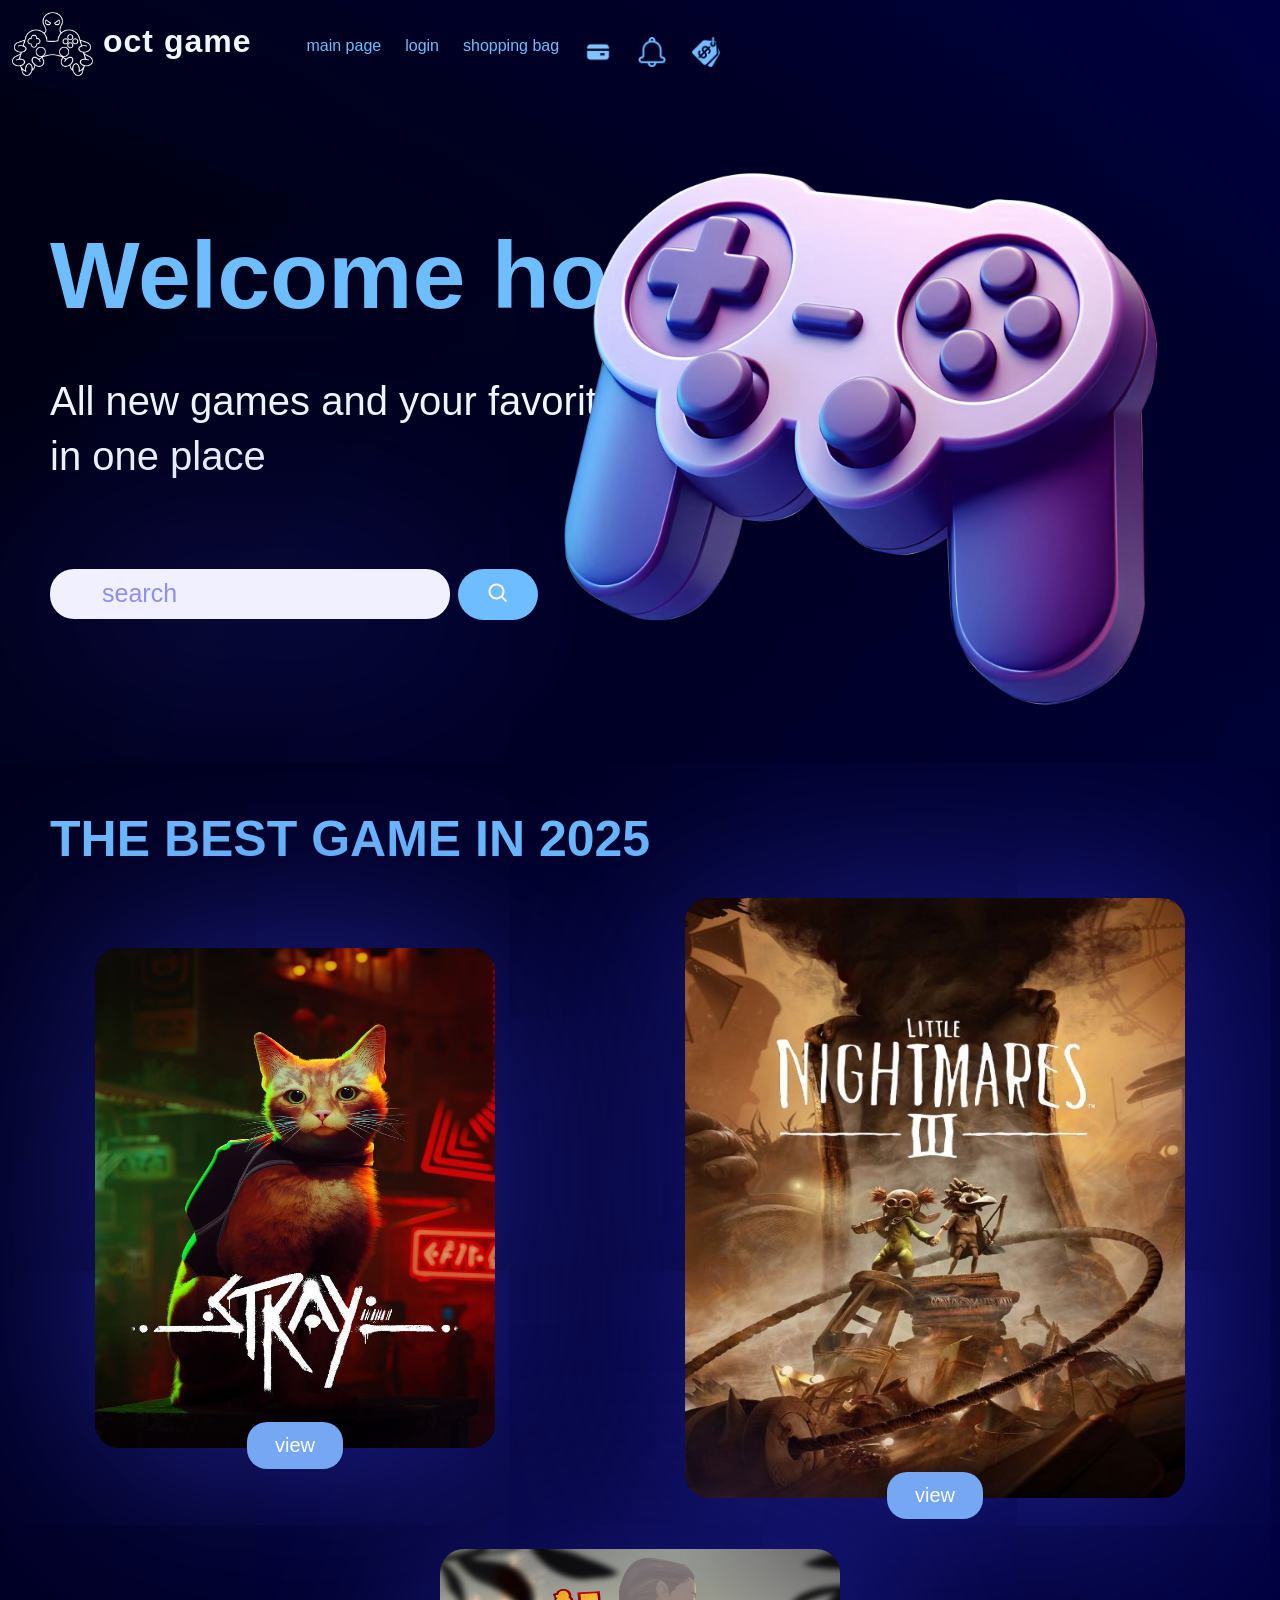
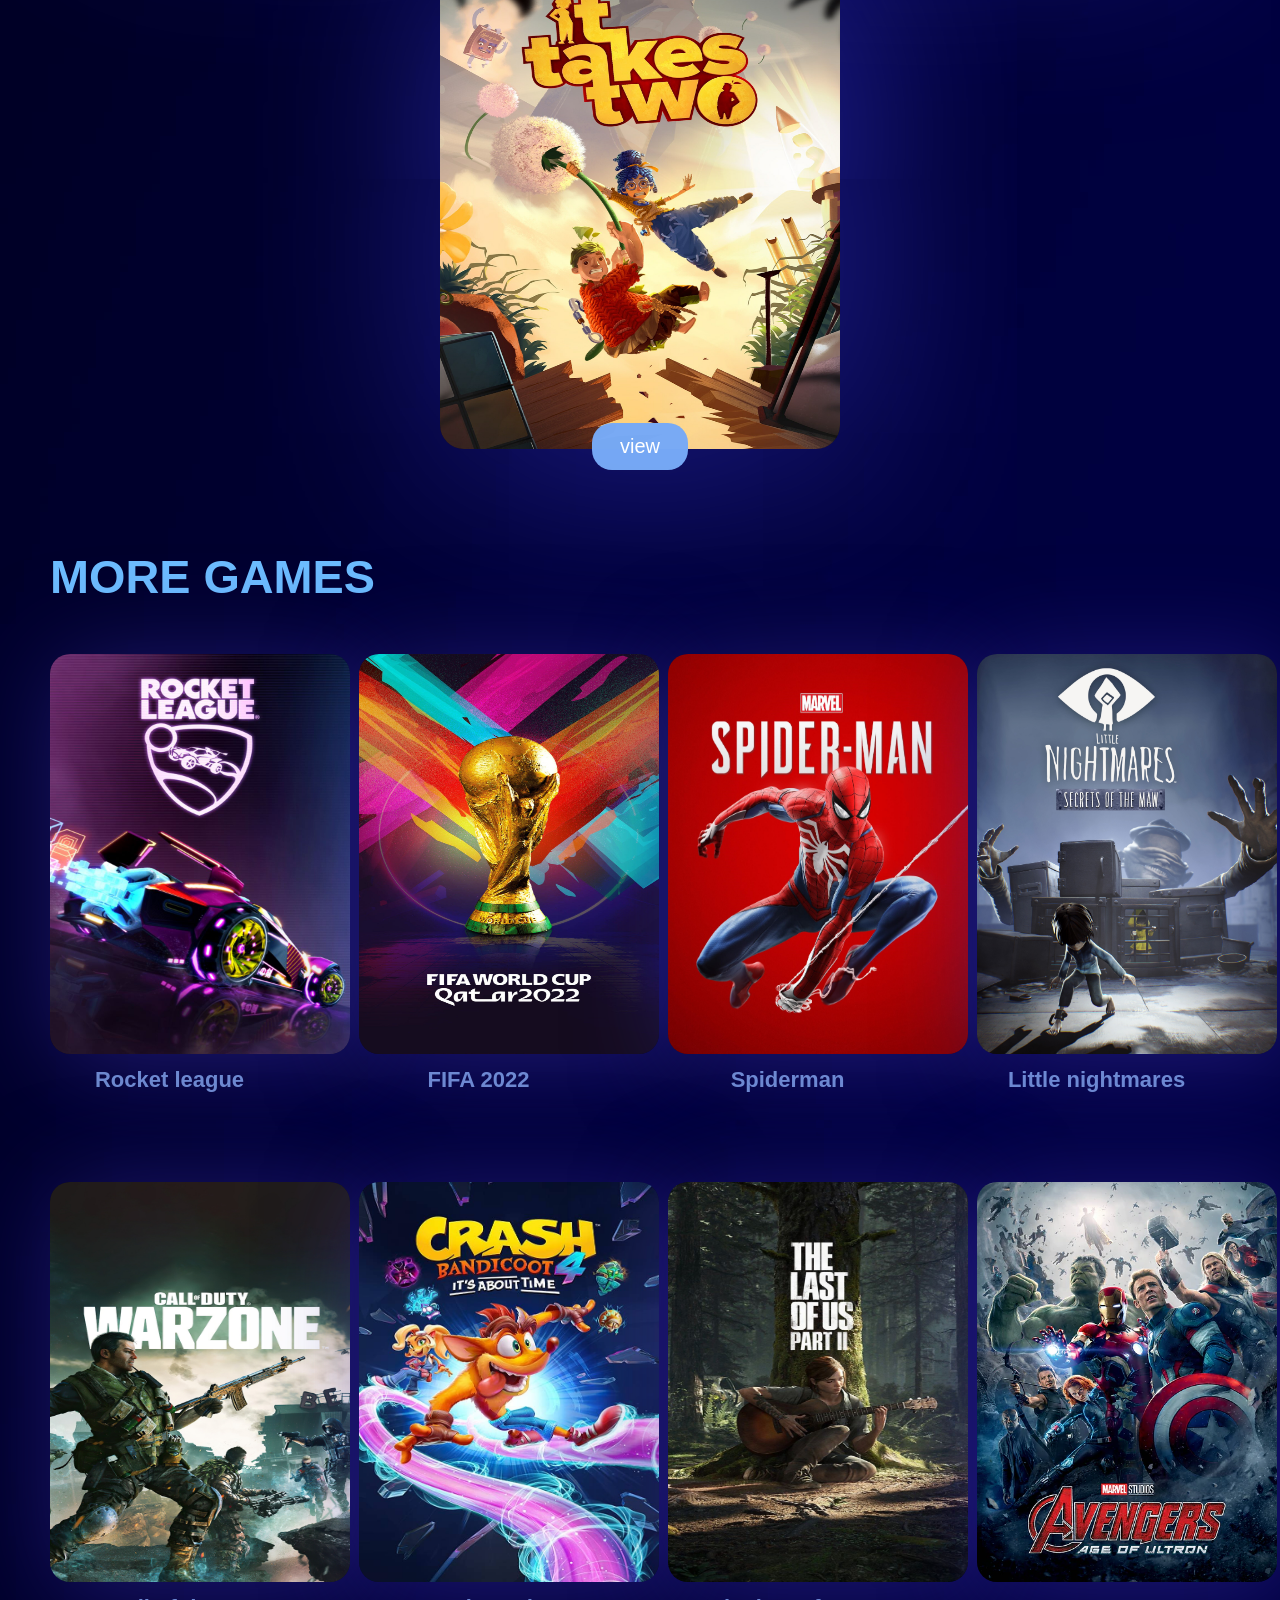
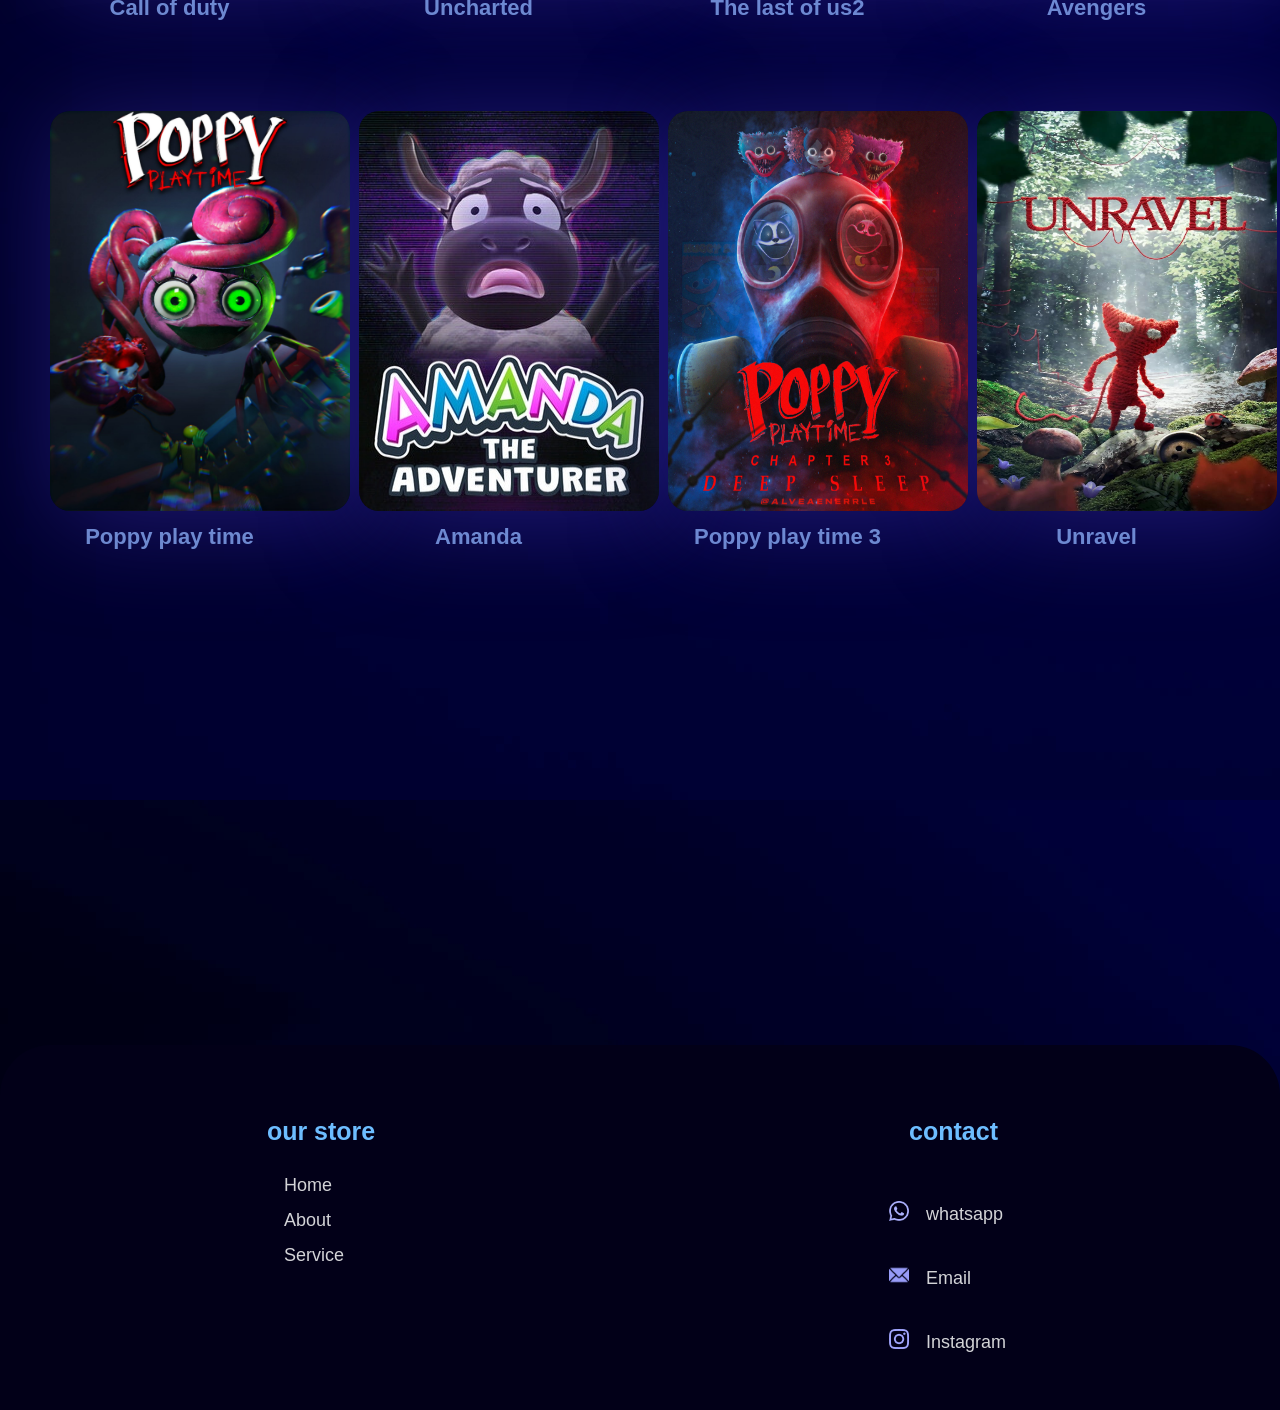
<file: index.html>
<!DOCTYPE html>
<html lang="en">

<head>
    <meta charset="UTF-8">
    <meta name="viewport" content="width=device-width, initial-scale=1.0">
    <title>octgame</title>
    <link rel="stylesheet" href="style.css">
   <script src="inm.js">java</script>
</head>

<body background="main picture/codioful-formerly-gradienta-OzfD79w8ptA-unsplash.jpg">
    
    <header class="home"><!--header-->
        <div class="contain"><!--الحاوية لمحتويات الهيدر-->

            <div class="logo"><!--الشعار صورة-->
                <img src="main picture/OCT4.png" alt="logo" height="64" width="81">

            </div>
            <div class="name_my_web">
                <h1 class="name_my_web_logo">oct game</h1>
            </div><!--الشعار الاسم-->

            <div class="nav_bar">
                <a href="index.html" class="llink">main page</a><!-- اضافة رابطhtmlمحتويات القائمة-->
                <a href="login.html" class="llink">login</a>
                <a href="error.html" class="llink">shopping bag</a>
                <a href="error.html" class="llink"><img src="main picture/cridet.png" height="30px" ></a>
                <a href="error.html" class="llink"><img src="main picture/notification.png"  height="30px"></a>
                <a href="error.html" class="llink"><img src="main picture/price-tag.png"  height="30px"></a>
            </div>


        </div>
    </header>


    <section class="hero">
        <div class="hero_lift"><!--the intro-->
            <h1 class="welcome">Welcome home</h1><!--the pic add it in css-->
            <div class="all_intro">
                <P class="intro1">All new games and your favorite </p>
                <p class="intro2"> in one place</p>

            </div>
        </div>
        <div class="hero_right_search">
            <div class="consol_hand">
                <img src="main picture/vecteezy_3d-gaming-controller-icon-with-purple-theme_52939928.png" height="800"
                    width="800" class="img_hand">
            </div>


            <form class="search_about_game">
                <input type="search" placeholder="search" class="search_form">
                <button class="search_c" type="submit"><img src="main picture/jam--search.svg" alt="search"
                        class="search_icon" height=""></button>
            </form>

        </div>
    </section>


    <section class="section_title"><!-- the best games-->

        <div class="bestgg">

            <h2 class="best_game">THE BEST GAME IN 2025</h2>
        </div>

    </section>


    <section class="section_cards">
        <div class="card_container1">
            <div class="card_1">
                <div class="poster_game">
                    <img src="main picture/b5d467e66890fd7ce9e88f7a4a6718ae.jpg " height="500px" width="400px"
                        alt="stray " class="poster_game1">
                </div>

                <div class="view1">
                    <a href="game1.html" class="view_button"><button class="view_game1"
                            onclick="opengame()">view</button></a><!--the function for js-->
                </div>
            </div>
        </div>


        <div class="card_container2">
            <div class="card_2">
                <div class="poster_game">
                    <img src="main picture/f88890fa3765d402d28878479e7cf272.jpg" height="600px" width="500px"
                        alt="little nightmares" class="poster_game2">
                </div>

                <div class="view2">
                    <a href="game2.html" class="view_button"> <button class="view_game2"
                            onclick="opengame()">view</button></a>
                </div>
            </div>
        </div>


        <div class="card_container3">
            <div class="card_3">
                <div class="poster_game">
                     <img src="main picture/83960-1440x2160-samsung-hd-it-takes-two-background.jpg" height="500px"
                        width="400px" alt="it takes two" class="poster_game3">
                </div>

                <div class="view3">
                    <a href="game3.html" class="view_button"> <button class="view_game3"
                            onclick="opengame()">view</button></a>
                </div>
            </div>
        </div>
    </section>

    <section class="section_title_moreg"><!--more games-->
        <div class="moreg">
            <h3>MORE GAMES</h3>
        </div>
    </section>


    <section class="m6_games">
        <div class="contain6_games">

            <article class="mini_card">
                <div class="more_poster_img"><a href="error.html"><img
                            src="main picture/wp8610420-rocket-league-iphone-wallpapers.jpg" alt="game" height="400"
                            width="300" class="pg"></a></div>
                <div class="more_poster_name">
                    <h4>Rocket league</h4>
                </div>

            </article>

            <article class="mini_card">
                <div class="more_poster_img"><a href="error.html"><img
                            src="main picture/36087000-fifa-world-cup-qatar-2022-4k-ultra-hd.jpg" alt="pic" height="400"
                            width="300" class="pg"></a></div>
                <div class="more_poster_name">
                    <h4>FIFA 2022</h4>
                </div>

            </article>

            <article class="mini_card">
                <div class="more_poster_img"><a href="error.html"><img
                            src="main picture/wp4251249-spider-man-game-wallpapers2.jpg" alt="pic" height="400"
                            width="300" class="pg"></a></div>
                <div class="more_poster_name">
                    <h4>Spiderman</h4>
                </div>

            </article>

            <article class="mini_card">
                <div class="more_poster_img"><a href="error.html"><img
                            src="main picture/video_game-little_nightmares-creature-dark-844851.jpeg.jpg" alt="pic"
                            height="400" width="300" class="pg"></a></div>
                <div class="more_poster_name">
                    <h4>Little nightmares</h4>
                </div>

            </article>

            <article class="mini_card">
                <div class="more_poster_img"><a href="error.html"><img
                            src="main picture/6425-1440x2560-phone-hd-call-of-duty-background-photo.jpg" alt="pic"
                            height="400" width="300" class="pg"></a></div>
                <div class="more_poster_name">
                    <h4>Call of duty</h4>
                </div>

            </article>

            <article class="mini_card">
                <div class="more_poster_img"><a href="error.html"><img
                            src="main picture/71BvYDo9BoL._UF894,1000_QL80_.jpg" alt="pic" height="400"
                            width="300" class="pg"></a></div>
                <div class="more_poster_name">
                    <h4>Uncharted</h4>
                </div>

            </article>

            <article class="mini_card">
                <div class="more_poster_img"><a href="error.html"><img
                            src="main picture/be5f2a6db6a9e5eda61d3f01fd7ddb88.jpg" alt="pic" height="400" width="300"
                            class="pg"></a></div>
                <div class="more_poster_name">
                    <h4>The last of us2</h4>
                </div>

            </article>

            <article class="mini_card">
                <div class="more_poster_img"><a href="error.html"><img
                            src="main picture/b878109da002880ce605e5caadfcaddc_e7ea03482845773a1ecc0a61f7e78f2b.webp"
                            alt="pic" height="400" width="300" class="pg"></a></div>
                <div class="more_poster_name">
                    <h4>Avengers</h4>
                </div>

            </article>

             <article class="mini_card">
                <div class="more_poster_img"><a href="error.html"><img
                            src="main picture/FYTIRyHX0AAIEnT.jpeg"
                            alt="pic" height="400" width="300" class="pg"></a></div>
                <div class="more_poster_name">
                    <h4>Poppy play time </h4>
                </div>

            </article>

             <article class="mini_card">
                <div class="more_poster_img"><a href="error.html"><img
                            src="main picture/127668_Amanda_The_Adventurer.jpg"
                            alt="pic" height="400" width="300" class="pg"></a></div>
                <div class="more_poster_name">
                    <h4>Amanda</h4>
                </div>

            </article>

             <article class="mini_card">
                <div class="more_poster_img"><a href="error.html"><img
                            src="main picture/alveaenerrle-poppy-playtimes.jpg"
                            alt="pic" height="400" width="300" class="pg"></a></div>
                <div class="more_poster_name">
                    <h4>Poppy play time 3</h4>
                </div>

            </article>

             <article class="mini_card">
                <div class="more_poster_img"><a href="error.html"><img
                            src="main picture/MV5BYTkxZjU5MWMtM2E2Zi00ZTYzLWE4MWMtYTEyMjVlOGM4MjNlXkEyXkFqcGc@._V1_FMjpg_UX1000_.jpg"
                            alt="pic" height="400" width="300" class="pg"></a></div>
                <div class="more_poster_name">
                    <h4>Unravel</h4>
                </div>

            </article>

            
        </div>
        
    </section>

    
     
    </section>



    <footer class="end_web"><!--footer-->

        <div class="alll">
     
        <div class="lift_end">
            <h5 class="q">our store</h5>
            <a href="index.html" class="o">Home</a>
            <a href="error.html" class="o">About</a>
            <a href="error.html" class="o">Service</a>
        </div>

       
        <div class="right_end" >
            <h5 class="q">contact</h5>
            <span class="a"> <img src="main picture/whatsapp-٣.png"  class="i" height="20px"></span> <a href="error.html" class="o">whatsapp</a>
            <span class="a"><img src="main picture/email.png"  class="i" height="20px"></span> <a href="error.html" class="o">Email</a>
            <span class="a"> <img src="main picture/instagram-٣.png"  class="i" height="20px"></span> <a href="error.html" class="o">Instagram</a>


        </div>
    </div>
    </footer>


</body>

</html>
</file>
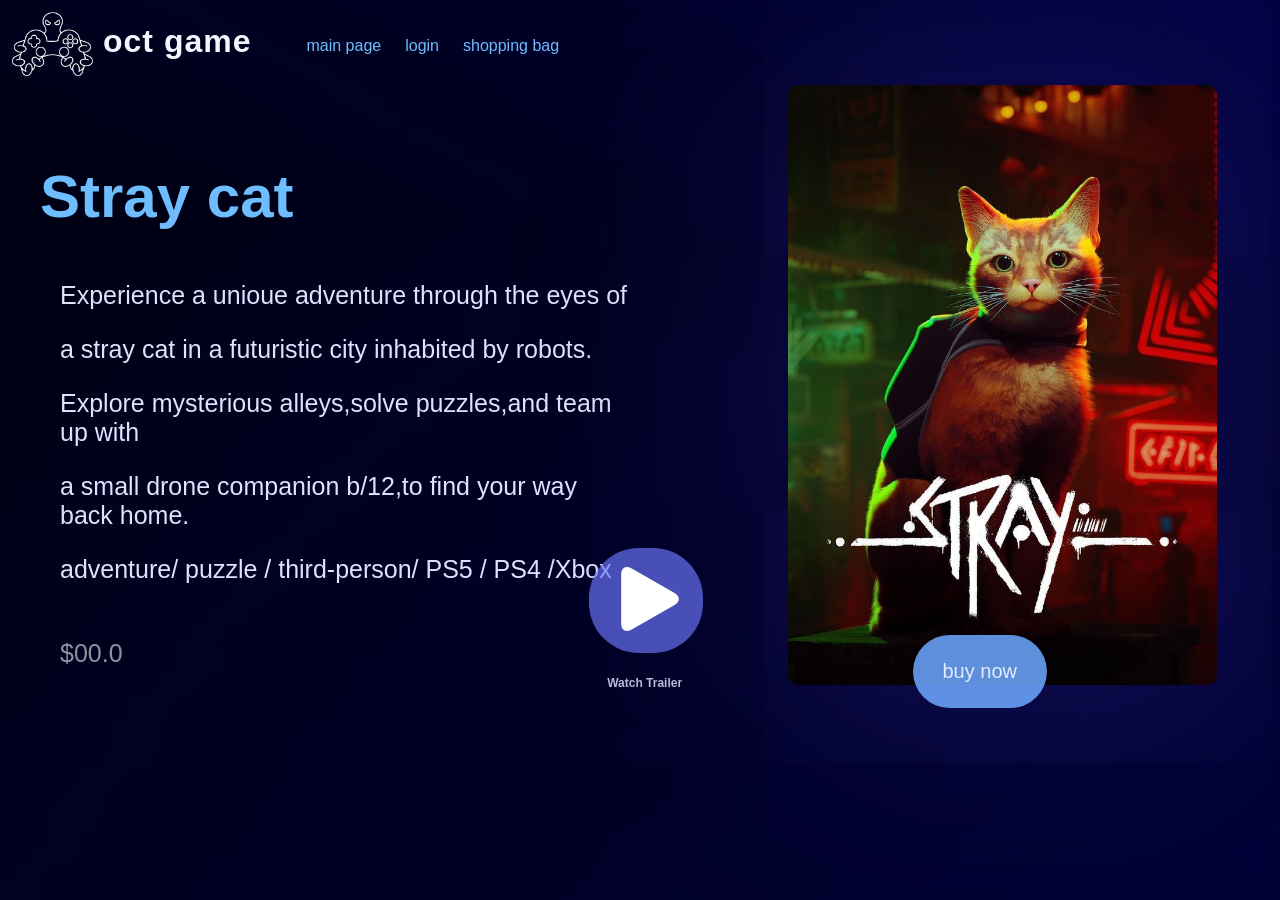
<file: game1.html>
<!DOCTYPE html>
<html lang="en">

<head>
    <meta charset="UTF-8">
    <meta name="viewport" content="width=device-width, initial-scale=1.0">
    <title>stray</title>
    <link rel="stylesheet" href="style.css">
</head>

<body background="main picture/codioful-formerly-gradienta-OzfD79w8ptA-unsplash.jpg">

    <header class="home"><!--header-->
        <div class="contain"><!--الحاوية لمحتويات الهيدر-->

            <div class="logo"><!--الشعار صورة-->
                <img src="main picture/OCT4.png" alt="logo" height="64" width="81">

            </div>
            <div class="name_my_web">
                <h1 class="name_my_web_logo">oct game</h1>
            </div><!--الشعار الاسم-->

            <div class="nav_bar">
                <a href="index.html" class="llink">main page</a><!-- اضافة رابطhtmlمحتويات القائمة-->
                <a href="login.html" class="llink">login</a>
                <a href="error.html" class="llink">shopping bag</a>
            </div>
        </div>
    </header>


    <section class="all_sight">

        <div class="view_contain">
            <div class="desc_game_lift">
                <div class="title_nema_game">
                    <h1>Stray cat</h1>
                </div> <!--the name of the game -->
                <div class="pargrgh_of_the_game">
                    <p>Experience a unioue adventure through the eyes of </p>
                    <p>a stray cat in a futuristic city inhabited by robots.</p> 
                    <p>Explore mysterious alleys,solve puzzles,and team up with </p>
                    <p>a small drone companion b/12,to find your way back home. </p>
                    <p>adventure/ puzzle / third-person/ PS5 / PS4 /Xbox </p>   
                    <p class="sal">$00.0</p> 
                <!--desc game-->
                </div>
            </div>
        </div>   

        <div class="desc_game_right">
            
            <div class="info_game">
                <img src="main picture/b5d467e66890fd7ce9e88f7a4a6718ae.jpg" alt="" class="cover" height="600" width="450"><!--cover-->
            </div>


            <div class="buy"><!--button for basket-->
                <button type="submit" value="name of the game" class="buy-btt">buy now</button><!--icon basket-->
            </div>

            
            <div class="traliler_contain">
                <button type="submit" class="play_vid"><a href="https://youtu.be/kJawWyRUOBM?si=MFih5xhJWqEPDqp_" v="#id" target="_blank" class="trailer_game"><!-- add trailer-->
                    <span class="paly_button"><img src="main picture/play-button-arrowhead-٣.png" alt="play" class="play"></span></a></button>
                    <h6 class="watch-it">Watch Trailer</h6><!--play button icon-->
            </div>

        </div>
    </section>
</body>

</html>
</file>
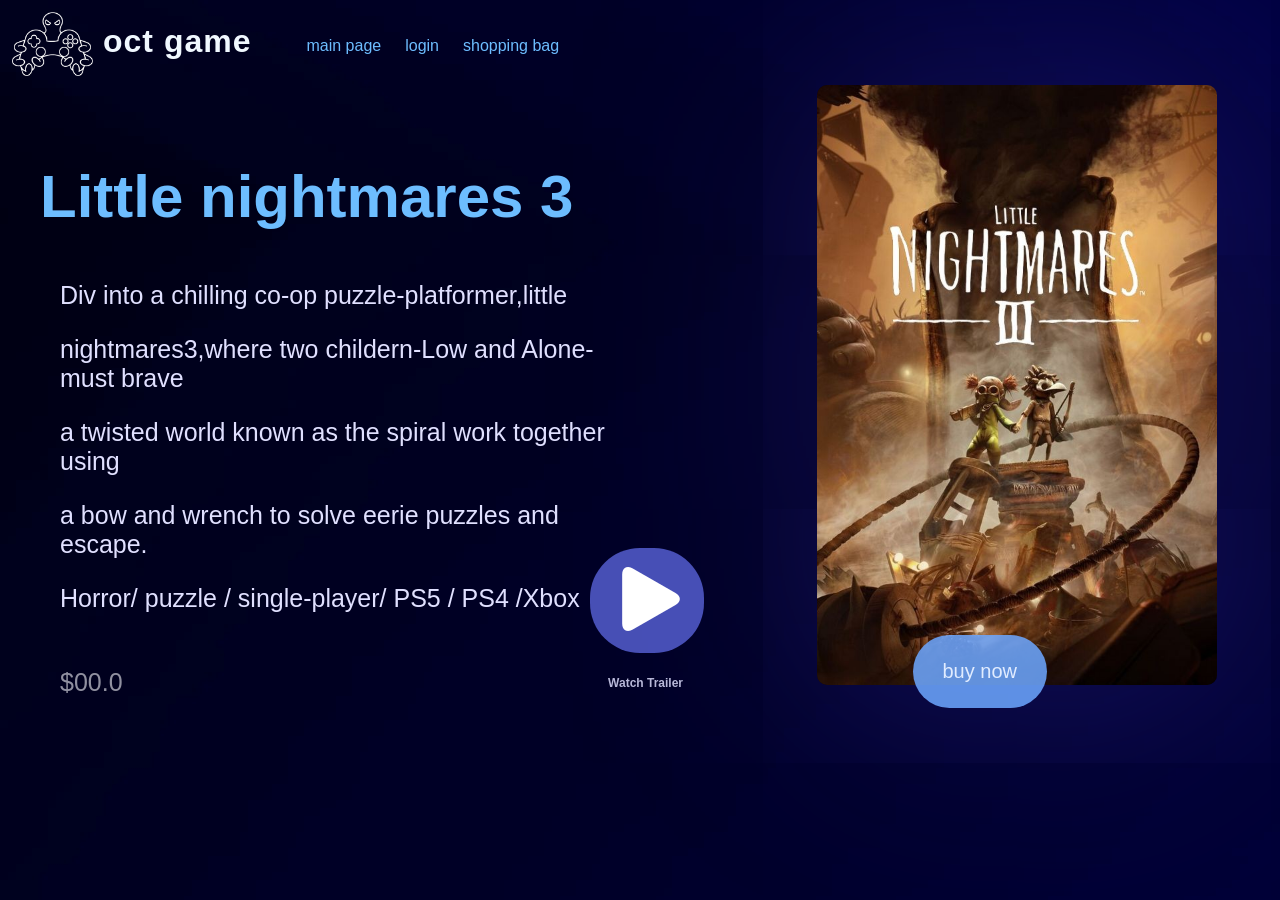
<file: game2.html>
<!DOCTYPE html>
<html lang="en">

<head>
    <meta charset="UTF-8">
    <meta name="viewport" content="width=device-width, initial-scale=1.0">
    <title>little nightmares3</title>
    <link rel="stylesheet" href="style.css">
</head>

<body background="main picture/codioful-formerly-gradienta-OzfD79w8ptA-unsplash.jpg">

    <header class="home"><!--header-->
        <div class="contain"><!--الحاوية لمحتويات الهيدر-->

            <div class="logo"><!--الشعار صورة-->
                <img src="main picture/OCT4.png" alt="logo" height="64" width="81">

            </div>
            <div class="name_my_web">
                <h1 class="name_my_web_logo">oct game</h1>
            </div><!--الشعار الاسم-->

            <div class="nav_bar">
                <a href="index.html" class="llink">main page</a><!-- اضافة رابطhtmlمحتويات القائمة-->
                <a href="login.html" class="llink">login</a>
                <a href="error.html" class="llink">shopping bag</a>
            </div>
        </div>
    </header>


    <section class="all_sight">

        <div class="view_contain">
            <div class="desc_game_lift">
                <div class="title_nema_game">
                    <h1>Little nightmares 3</h1>
                </div> <!--the name of the game -->
                <div class="pargrgh_of_the_game">
                    <p>Div into a chilling co-op puzzle-platformer,little</p>
                    <p>nightmares3,where two childern-Low and Alone-must brave</p> 
                    <p>a twisted world known as the spiral work together using</p>
                    <p>a bow and wrench to solve eerie puzzles and escape. </p>
                    <p>Horror/ puzzle / single-player/ PS5 / PS4 /Xbox </p>   
                    <p class="sal">$00.0</p> 
                <!--desc game-->
                </div>
            </div>
        </div>   

        <div class="desc_game_right">
            
            <div class="info_game">
                <img src="main picture/f88890fa3765d402d28878479e7cf272.jpg" alt="" class="cover" height="600" width="450"><!--cover-->
            </div>


            <div class="buy"><!--button for basket-->
                <button type="submit" value="name of the game" class="buy-btt">buy now</button><!--icon basket-->
            </div>

            
            <div class="traliler_contain">
                <button type="submit" class="play_vid"><a href="https://youtu.be/7R0uLNKtd88?si=-YMdlN9K_AP_Bv3n" v="#id" target="_blank" class="trailer_game"><!-- add trailer-->
                    <span class="paly_button"><img src="main picture/play-button-arrowhead-٣.png" alt="play" class="play"></span></a></button>
                    <h6 class="watch-it">Watch Trailer</h6><!--play button icon-->
            </div>

        </div>
    </section>
</body>

</html>
</file>
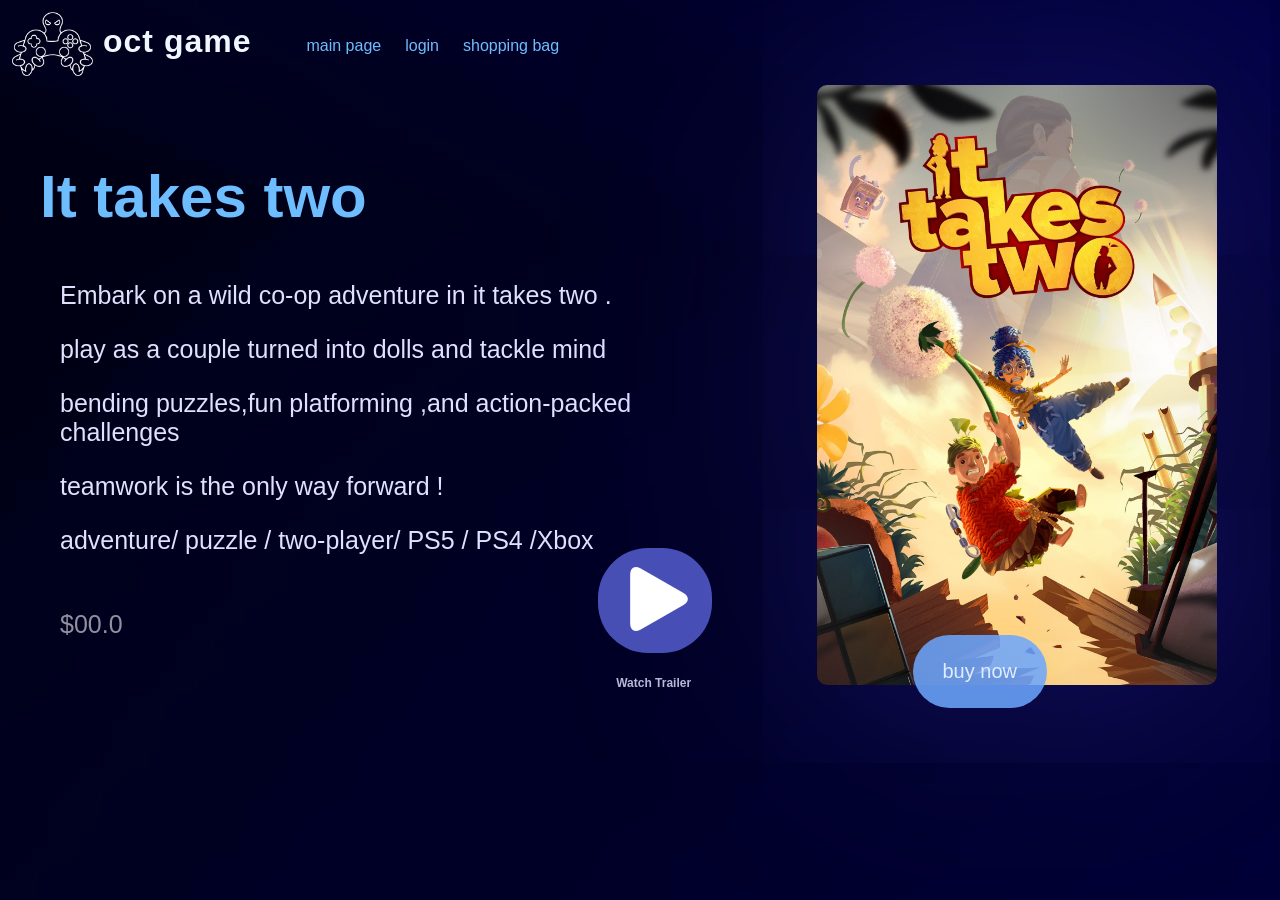
<file: game3.html>
<!DOCTYPE html>
<html lang="en">

<head>
    <meta charset="UTF-8">
    <meta name="viewport" content="width=device-width, initial-scale=1.0">
    <title>it takes two</title>
    <link rel="stylesheet" href="style.css">
</head>

<body background="main picture/codioful-formerly-gradienta-OzfD79w8ptA-unsplash.jpg">

    <header class="home"><!--header-->
        <div class="contain"><!--الحاوية لمحتويات الهيدر-->

            <div class="logo"><!--الشعار صورة-->
                <img src="main picture/OCT4.png" alt="logo" height="64" width="81">

            </div>
            <div class="name_my_web">
                <h1 class="name_my_web_logo">oct game</h1>
            </div><!--الشعار الاسم-->

            <div class="nav_bar">
                <a href="index.html" class="llink">main page</a><!-- اضافة رابطhtmlمحتويات القائمة-->
                <a href="login.html" class="llink">login</a>
                <a href="error.html" class="llink">shopping bag</a>
            </div>
        </div>
    </header>


    <section class="all_sight">

        <div class="view_contain">
            <div class="desc_game_lift">
                <div class="title_nema_game">
                    <h1>It takes two</h1>
                </div> <!--the name of the game -->
                <div class="pargrgh_of_the_game">
                    <p>Embark on a wild co-op adventure in it takes two . </p>
                    <p>play as a couple turned into dolls and tackle mind </p> 
                    <p>bending puzzles,fun platforming ,and action-packed challenges </p>
                    <p>teamwork is the only way forward ! </p>
                    <p>adventure/ puzzle / two-player/ PS5 / PS4 /Xbox </p>   
                    <p class="sal">$00.0</p> 
                <!--desc game-->
                </div>
            </div>
        </div>   

        <div class="desc_game_right">
            
            <div class="info_game">
                <img src="main picture/83960-1440x2160-samsung-hd-it-takes-two-background.jpg" alt="" class="cover" height="600" width="450"><!--cover-->
            </div>


            <div class="buy"><!--button for basket-->
                <button type="submit" value="name of the game" class="buy-btt">buy now</button><!--icon basket-->
            </div>

            
            <div class="traliler_contain">
                <button type="submit" class="play_vid"><a href="https://youtu.be/ohClxMmNLQQ?si=dZQfm9fzAjaDpEiH" v="#id" target="_blank" class="trailer_game"><!-- add trailer-->
                    <span class="paly_button"><img src="main picture/play-button-arrowhead-٣.png" alt="play" class="play"></span></a></button>
                    <h6 class="watch-it">Watch Trailer</h6><!--play button icon-->
            </div>

        </div>
    </section>
</body>

</html>
</file>
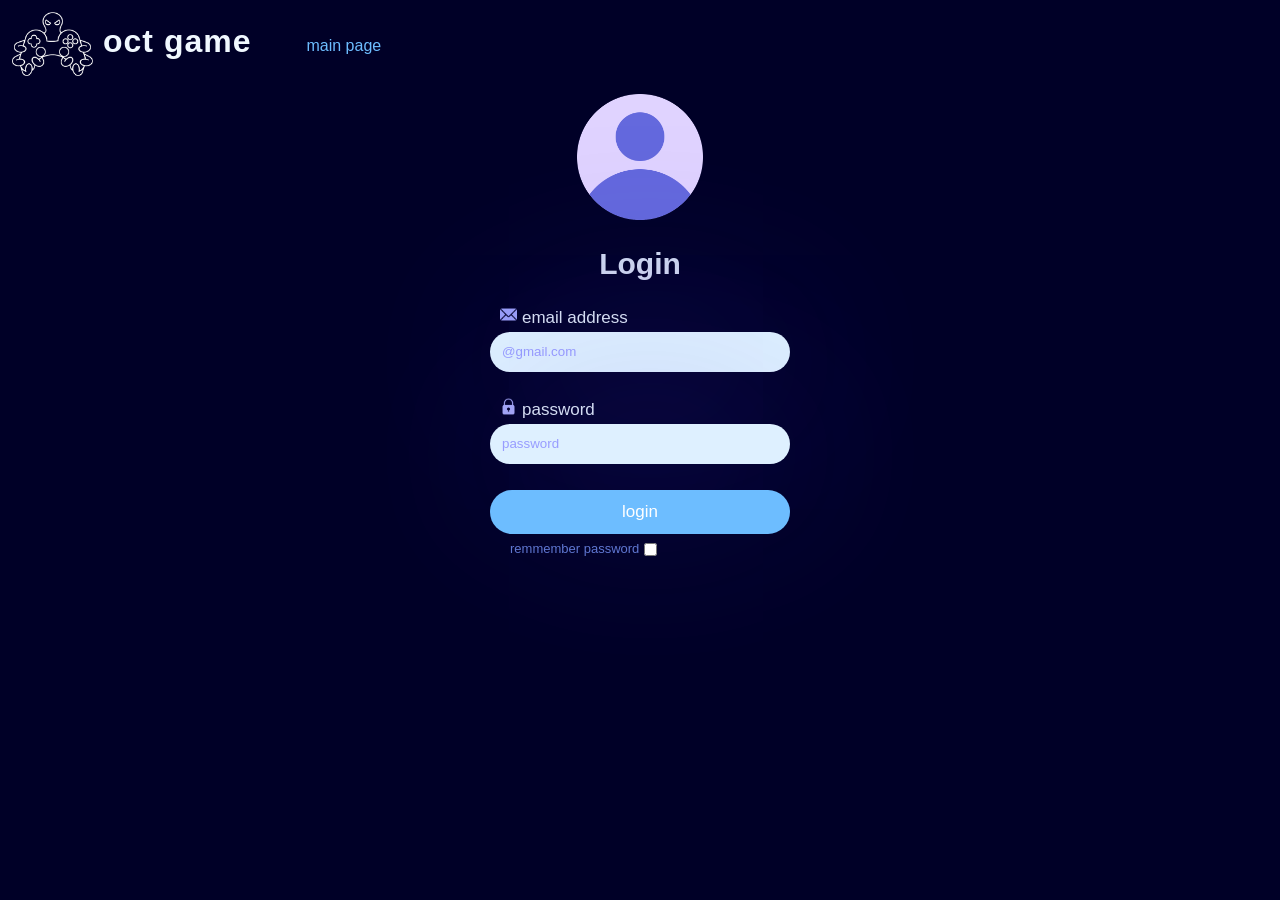
<file: login.html>
<!DOCTYPE html>
<html lang="en">

<head>
    <meta charset="UTF-8">
    <meta name="viewport" content="width=device-width, initial-scale=1.0">
    <title>login</title>
    <link rel="stylesheet" href="style.css">
     <script src="inm.js">java</script>
</head>

<body>
    <header class="home"><!--header-->
        <div class="contain"><!--الحاوية لمحتويات الهيدر-->

            <div class="logo"><!--الشعار صورة-->
                <img src="main picture/OCT4.png" alt="logo" height="64" width="81">

            </div>
            <div class="name_my_web">
                <h1 class="name_my_web_logo">oct game</h1>
            </div><!--الشعار الاسم-->

            <div class="nav_bar">
                <a href="index.html" class="llink">main page</a><!-- اضافة رابطhtmlمحتويات القائمة-->
              
            </div>
        </div>
    </header>


    <section class="login_contain">

        <div class="logo_login"><!--logo pic-->
            <img src="main picture/user-٣.png" height="130">
        </div>

        <div class="title_login">
            <h1>Login</h1><!--login-->
        </div>

        <div>
            <form class="form_login">
                <label for="email" class="u_email"><img src="main picture/email.png" height="17px" class="imgicon" >email address</label><!--user name-->
                <input type="email" required id="email" class="input_u_email" placeholder="@gmail.com">
                <br>
                <label for="pass" class="p_name"><img src="main picture/padlock.png"  height="17" class="imgicon">password</label><!--password-->
                <input type="password" id="pass" required class="input_p_name" placeholder="password">
                <br>
                <button type="submit" value="login" class="login_button">login</button>
                <input type="checkbox" id="tt" class="tt"><label for="tt" class="checkbox">remmember password</label>
            </form>
        </div>
    </section>
</body>

</html>
</file>
<file: style.css>
body{
    background-color: rgb(0, 0, 39);
    margin: 0;  
    color: aliceblue;
  
    
   
}

html,body{
    height: 100%;
    padding: 0;
    margin: 0;
}

*{
    box-sizing: border-box;
}
.name_my_web_logo{
    height: 214;
    width: 60;
    font-family: Impact, Haettenschweiler, 'Arial Narrow Bold', sans-serif;
    letter-spacing: 1px;

}
.nav_bar{
    font-family: 'Franklin Gothic Medium', 'Arial Narrow', Arial, sans-serif;
    margin-top: 30px;
    margin-left: 50px;
    font-size: medium;
    display: flex;
    justify-content: space-between;
    gap: 14px;
    
    
}

.logo{
    
    padding:10px;
   
}


.llink{

    padding:5px;
    font-size: medium;
    color: #6dbdff;
    text-decoration: none;

    
    
}
.llink:hover{
    color:white
}
.llink:active
{
    color: rgb(200, 145, 252);
}
.home{
    display: flex;
    align-items: center;
    justify-content: space-between;
    padding: 12px 16px;
    padding: 2px;
   

}
.contain{
    display: flex;
  
    
}

.welcome{
    
    font-family: 'Franklin Gothic Medium', 'Arial Narrow', Arial, sans-serif;
    font-size: 95px;
    color: #6dbdff;
    
    
}
.intro1,.intro2
{
    font-family: 'Franklin Gothic Medium', 'Arial Narrow', Arial, sans-serif;
    font-size:40px ;
  position: relative;
  top: -70px;

}
.intro2
{
   position: relative;
   top: -100px;
}
.hero_lift{
    
    margin-top: 30px;
    margin-left: 30px;
    flex-direction: column;
    padding: 20px;
    display: flex;
    
    
}

.consol_hand
{
    display: flex;
    justify-content: right;
    margin-right: 20px;
   position: relative;
   top: -600px;
    pointer-events: none;
    max-width: 100%;
}

.search_about_game
{
    display: flex;
    justify-content:left;
    margin-left: 50px;
    margin-bottom: 50px;
    position: relative;
   
    top:-870px
}
.search_form
{
    border: none;
    width:400px ;
    height:50px ;
    font-size: 25px;
    border-radius: 24px;
    background-color: #F0F0FF;
    box-shadow: 10px 10px   200px rgba(45, 45, 181, 0.813);
}
.search_form:hover
{
    border: 3px#6dbdff solid;
    
}
.search_form::placeholder
{
    color: #8e8ef4;
    font-family: Verdana, Geneva, Tahoma, sans-serif;
    padding: 50px;
  
  
}
.search_c
{
    border: none;
   padding: 12px 28px;
    margin-left: 8px;
   background-color: #6dbdff;
   border-radius: 40px;
}
.search_c:hover
{
    background-color: #8e8ef4;
    transition: 0.2s ease-in-out;
}
.search_c:active
{
    background-color: #4b26f3;
}

.section_title,.section_cards
{
   position: relative;
   top: -800px;
}
.best_game
{
    font-family: 'Franklin Gothic Medium', 'Arial Narrow', Arial, sans-serif;
    color: #6dbdff;
    font-size: 50px;
    margin:50px;
    position: relative;
    top: 70px;
    
}

.section_cards
{
    display: flex;
    flex-direction: row;
    align-items: center;
    justify-content: space-around;
    flex-wrap: wrap;
    justify-items: center;
    margin-top:100px ;

}
.poster_game1,.poster_game2,.poster_game3
{
    border-radius: 24px;
    box-shadow: 10px 10px   200px rgba(45, 45, 181, 0.813);

}
.poster_game1:hover,.poster_game2:hover,.poster_game3:hover
{
    border: 2px#6f6dff solid;
    
}
.view_game1,.view_game2,.view_game3
{
   
   border: none;
   padding: 12px 28px;
   font-size: 20px;
   font-family: 'Franklin Gothic Medium', 'Arial Narrow', Arial, sans-serif;
   color: #ffffff;
   background-color: rgba(119, 170, 246, 0.986);
   border-radius: 20px;
   
}

.view_game1:hover,.view_game2:hover,.view_game3:hover{
    color: #4b26f3;
    background-color: #8e8ef4;
    transition: 0.2s ease-in-out;
}
.view_game1:active,.view_game2:active,.view_game3:active{
    color: rgb(141, 203, 255);
}
.view_button
{   display: flex;
    flex-wrap: wrap;
    align-items: center;
    justify-content:center;
    margin: 0;
    position: relative;
    top: -30px;
    text-decoration: none;
}
.moreg
{
    
    font-family: 'Franklin Gothic Medium', 'Arial Narrow', Arial, sans-serif;
    color: #6dbdff;
    font-size: 40px;
    margin:50px;
    position: relative;
    top: -800px;
}

.contain6_games
{
    gap:30px;
    margin: 24px;
    display: grid;
    grid-template-columns: repeat(4,minmax(0,1fr));
    gap: var(gap);
    margin-left: 50px;
    position: relative;
    top: -800px;


}
.pg
{
    border-radius: 20px;
    box-shadow:  10px 10px 100px rgba(52, 42, 160, 0.589)
}

.more_poster_name
{
    padding:5px;
    font-size:  22px;;
    color: #90b5ffbe;
    font-family: 'Franklin Gothic Medium', 'Arial Narrow', Arial, sans-serif;
    display: flex;
    flex-wrap: wrap;
    align-items: center;
    justify-content:center;
    margin: 0;
    position: relative;
    top: -25px;
    right:20px;
    text-decoration: none;
    
}
.pg:hover
{
  border: 2px#6f6dff solid;  
}
.pg:active
{
  border: 4px#cfceff solid; 
}
.logo_login
{   display: flex;
    align-items: center;
    justify-content: center;
    pointer-events:none;
    border-radius: 110px;
 
}
.title_login
{
    font-family: 'Franklin Gothic Medium', 'Arial Narrow', Arial, sans-serif;
    font-size:20px;
    display: flex;
    justify-content: center;
    color: #e1ebffef;
}
.form_login
{
    display: grid;
    justify-content: center;
    flex-direction: column;
    gap: 4px;
    border: none;
  
}   
.u_email,.p_name
{
    font-family: 'Franklin Gothic Medium', 'Arial Narrow', Arial, sans-serif;
    font-size: 17px;
    color: #e1ebffef;
    position: relative;
    left: 15px;

}
.input_u_email,.input_p_name
{
    width: 300px;
    height: 40px;
    border-radius: 50px;
    display: flex;
    justify-content: center;
    align-items: center;
    border: none;
    background-color: #def0ff;
    box-shadow: 10px 10px 200px rgba(66, 54, 203, 0.489)

}
.input_u_email:hover,.input_p_name:hover
{
    border: #6dbdff 3px solid;
}

.input_u_email::placeholder,.input_p_name::placeholder
{
    color: #6f6dffa2;
    padding-left: 10px;
}
.imgicon
{
  pointer-events: none;
  transform: translateX(-5px);
}
.login_button
{
    border: none;
   padding: 12px 28px;
   background-color: #6dbdff;
   border-radius: 40px;
   font-size: 17px;
   color: #ffffff;
   font-family: 'Franklin Gothic Medium', 'Arial Narrow', Arial, sans-serif;

}
.login_button:hover
{
    background-color: #8e8ef4;
    transition: 0.1s ease-in-out;
}
.login_button:active
{
    background-color: #4b26f3;
    color: #8e8ef4;
}
.checkbox
{
    display:flex;
    flex-direction: row;
    font-family: Arial, Helvetica, sans-serif;
    color: #7998ffc8;
    font-size: 13px;
    position: relative;
    top:-20px;
    right:-20px;
    
}
.tt 
{
    display: flex;
    flex-direction: row;
    position: relative;
    right: -10px;
    bottom:-2px;
    
}  

.all_sight
{
    display: flex;
    flex-direction: row;

}
.desc_game_lift
{   justify-content: left;
    align-items:start;
    display: block;
    flex-direction: column;
    padding: 10px;
    margin: 10px;
    margin-left:20px;
}
.title_nema_game
{
    font-family: 'Franklin Gothic Medium', 'Arial Narrow', Arial, sans-serif;
    font-size: 40px;
    color: #6dbdff;
    margin-left: 10px;
}
.pargrgh_of_the_game
{
    display: block;
    justify-content: left;
    flex-direction: column;
    font-family: Arial, Helvetica, sans-serif;
    font-size:25px ;
    margin-left: 30px;
    color: #e0e0ff;
}
.desc_game_right
{
    display: block;
    justify-content: right;
    align-items: end;
    padding: 10px;
    margin: 3px;
    margin-left:30px;
}
.info_game
{
    display: flex;
    justify-content: right;
    max-width: 100%;
}
.cover
{
    display: flex;
    justify-content: right;
    margin-right: 50px;
    pointer-events: none;
    max-width: 100%;
    margin-left: 150px;
    border-radius: 10px;
    box-shadow: 10px 10px 500px rgba(66, 54, 203, 0.381);
    transform: translateY(-20px);
}
.sal {
    color: #9090a0;
    transform: translateY(30px);
}
.buy
{
    display: flex;
    justify-content: right;
 
 
}
.buy-btt
{
    display:flex ;
    justify-content: right;
    align-items: end;
    flex-direction: column;
    flex-wrap: wrap;
    margin-right: 220px;
    transform: translateY(-70px);

   border: none;
   padding: 25px 30px;
   background-color: #6da7ffdb;
   border-radius: 50px;
   font-size: 20px;
   font-family: 'Franklin Gothic Medium', 'Arial Narrow', Arial, sans-serif;
   color: #e1ecff;
    
}
.buy-btt:hover
{
    background-color: #8e8ef4;
    transition: 0.2s ease-in-out;
}
.buy-btt:active
{
    background-color: #4b26f3;
}
.traliler_contain
{
    display: flex;
    justify-content:center;
    transform: translateX(-260px);
}
.play_vid
{
    
    display:flex;
    justify-items: right;
    align-items: end;
   transform: translateY(-230px);
   background-color: #6d79ffa8;
   border: none;
   border-radius: 50px;
   margin-right: 70px;

}   

.play
{
   border: none;
   padding: 18px 15px;
   margin-left: 8px;
   

}
.play:active
{
    transition: 0.2s ease-in-out;
}

.watch-it
{
    
   display:block;
   justify-items: left;
   position: relative;
   right: 166px;
   transform: translateY(-130px);
   font-size: 12px;
   font-family: Arial, Helvetica, sans-serif;
   color: #e0e0ffd2;
    
}
.error2
{
    display: block;
    margin: 50px;
    flex-wrap: wrap;
}
.error_word
{
 font-size: 15px;
 font-family: 'Trebuchet MS', 'Lucida Sans Unicode', 'Lucida Grande', 'Lucida Sans', Arial, sans-serif;
 transform: translateY(10px);

}
.error_word h2{
    color: #6dbdff;
}
.alll 
{
    display: flex;
    justify-content: space-around;
    flex-direction: row;
    mask-position: center;
    


    
}
 
.end_web
{   
    
    padding: 0;
    margin-top:0;
    background-color: #020018;
    justify-content: center;
    align-items: center;
    border-radius: 50px 50px 0 0;
    transform: translateY(-388px);

}

.lift_end,.right_end
{
    display: flex;
    flex-direction:column;
    font-size: 25px;
    font-family: Arial, Helvetica, sans-serif; 
    margin: 30px;
    
  
}
.q
{
    font-size: 25px;
    color: #6dbdff;
}



.o 
{
    display: block;
    font-size: 18px;
    font-family: Arial, Helvetica, sans-serif; 
    color: #ffffffd3;
   text-decoration: none;
   margin-left: 10px;
   position: relative;
   top: -20px;
   padding: 7px;
}
.o:hover
{
   color: #795df4;
} 
.o:active
{
   color: #5d8ff4;
} 
.a
{
    pointer-events: none;
  position: relative;
  left: -20px;
 top: 10px;
}




.error
{
border: solid 2px red;
}
</file>
